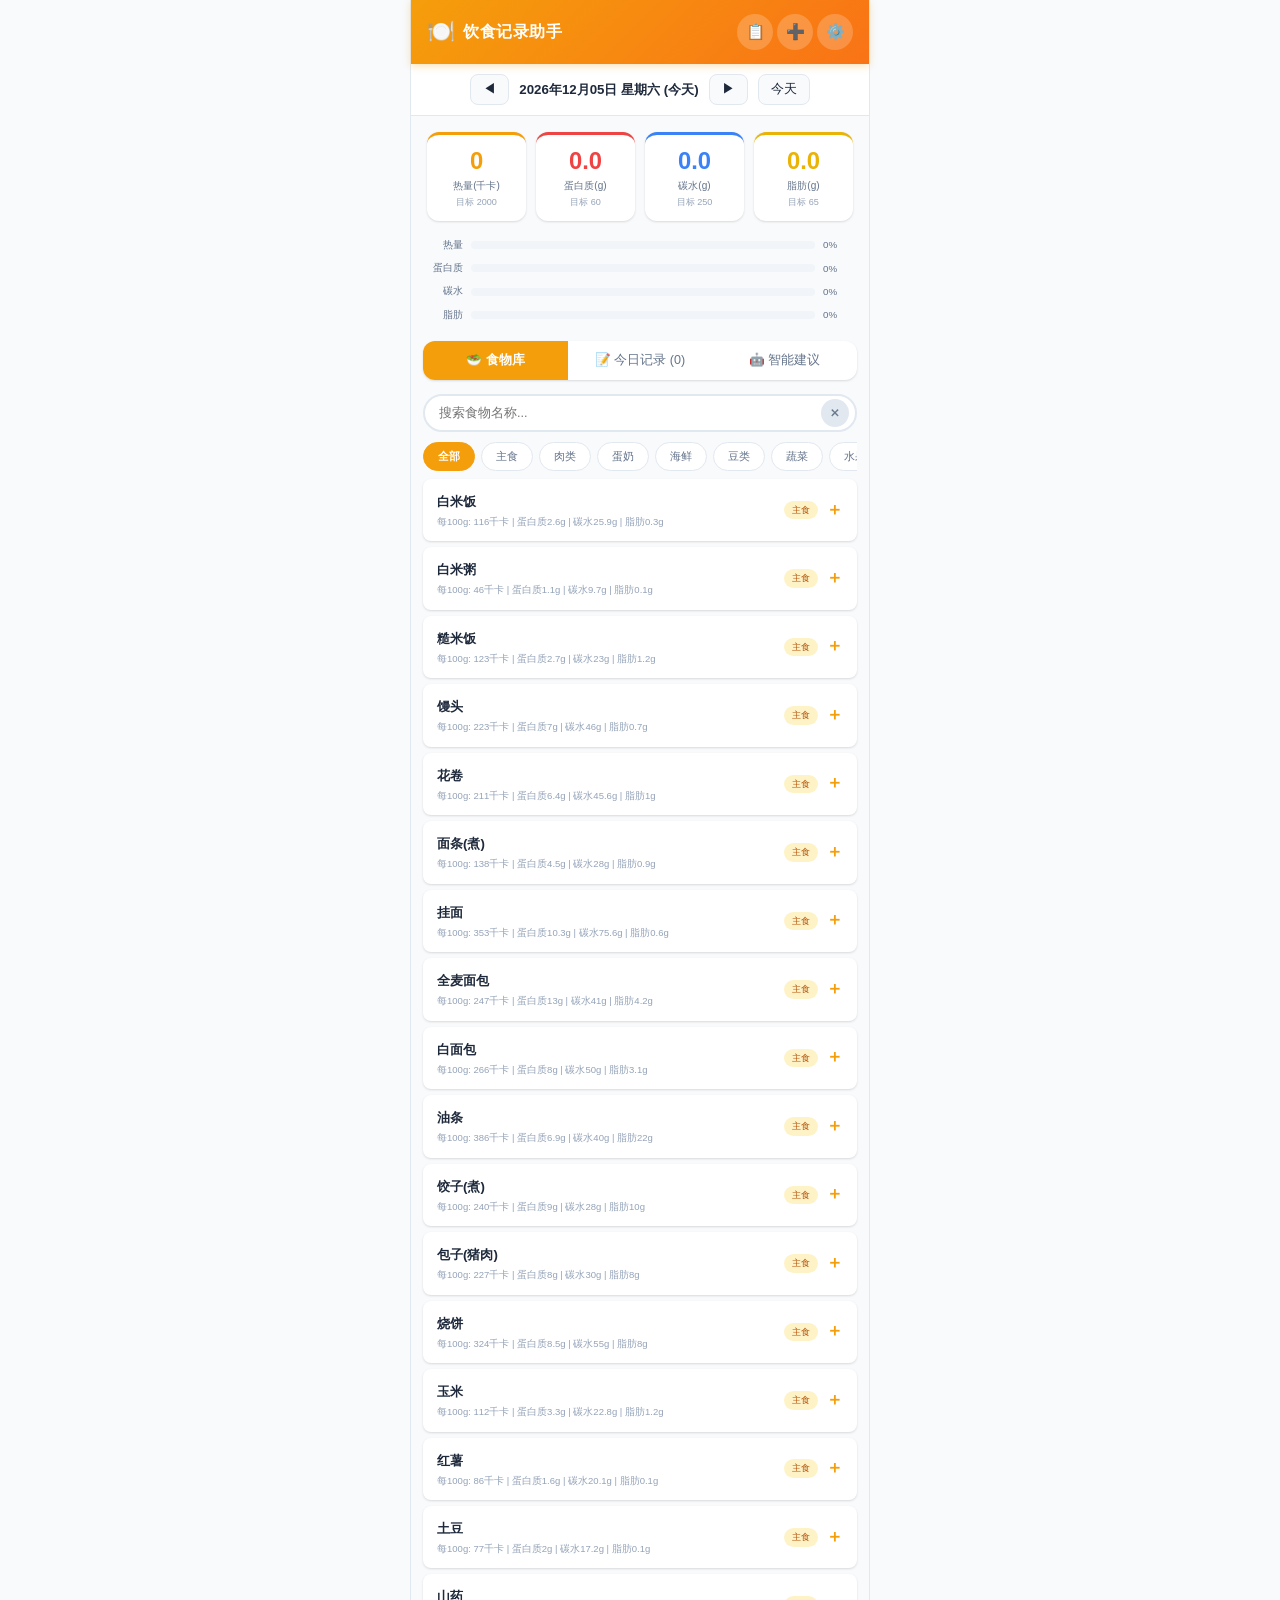
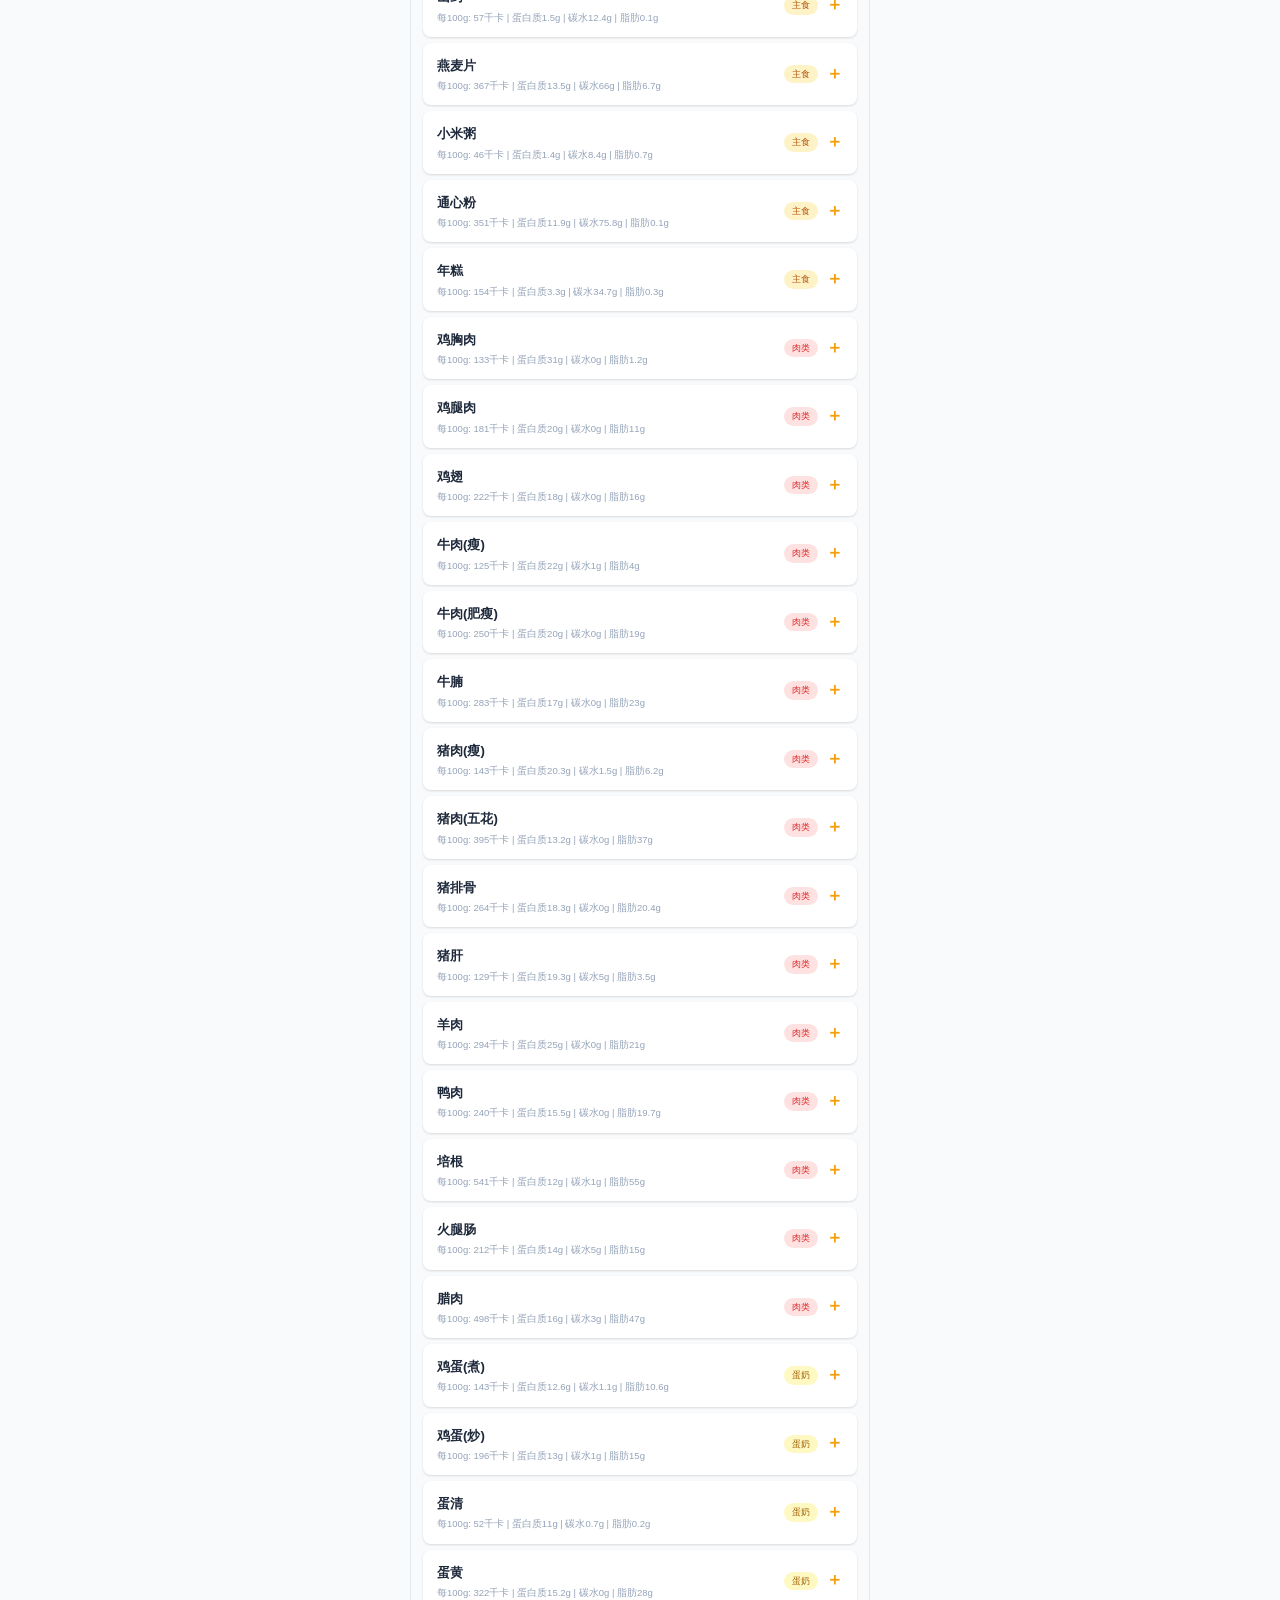
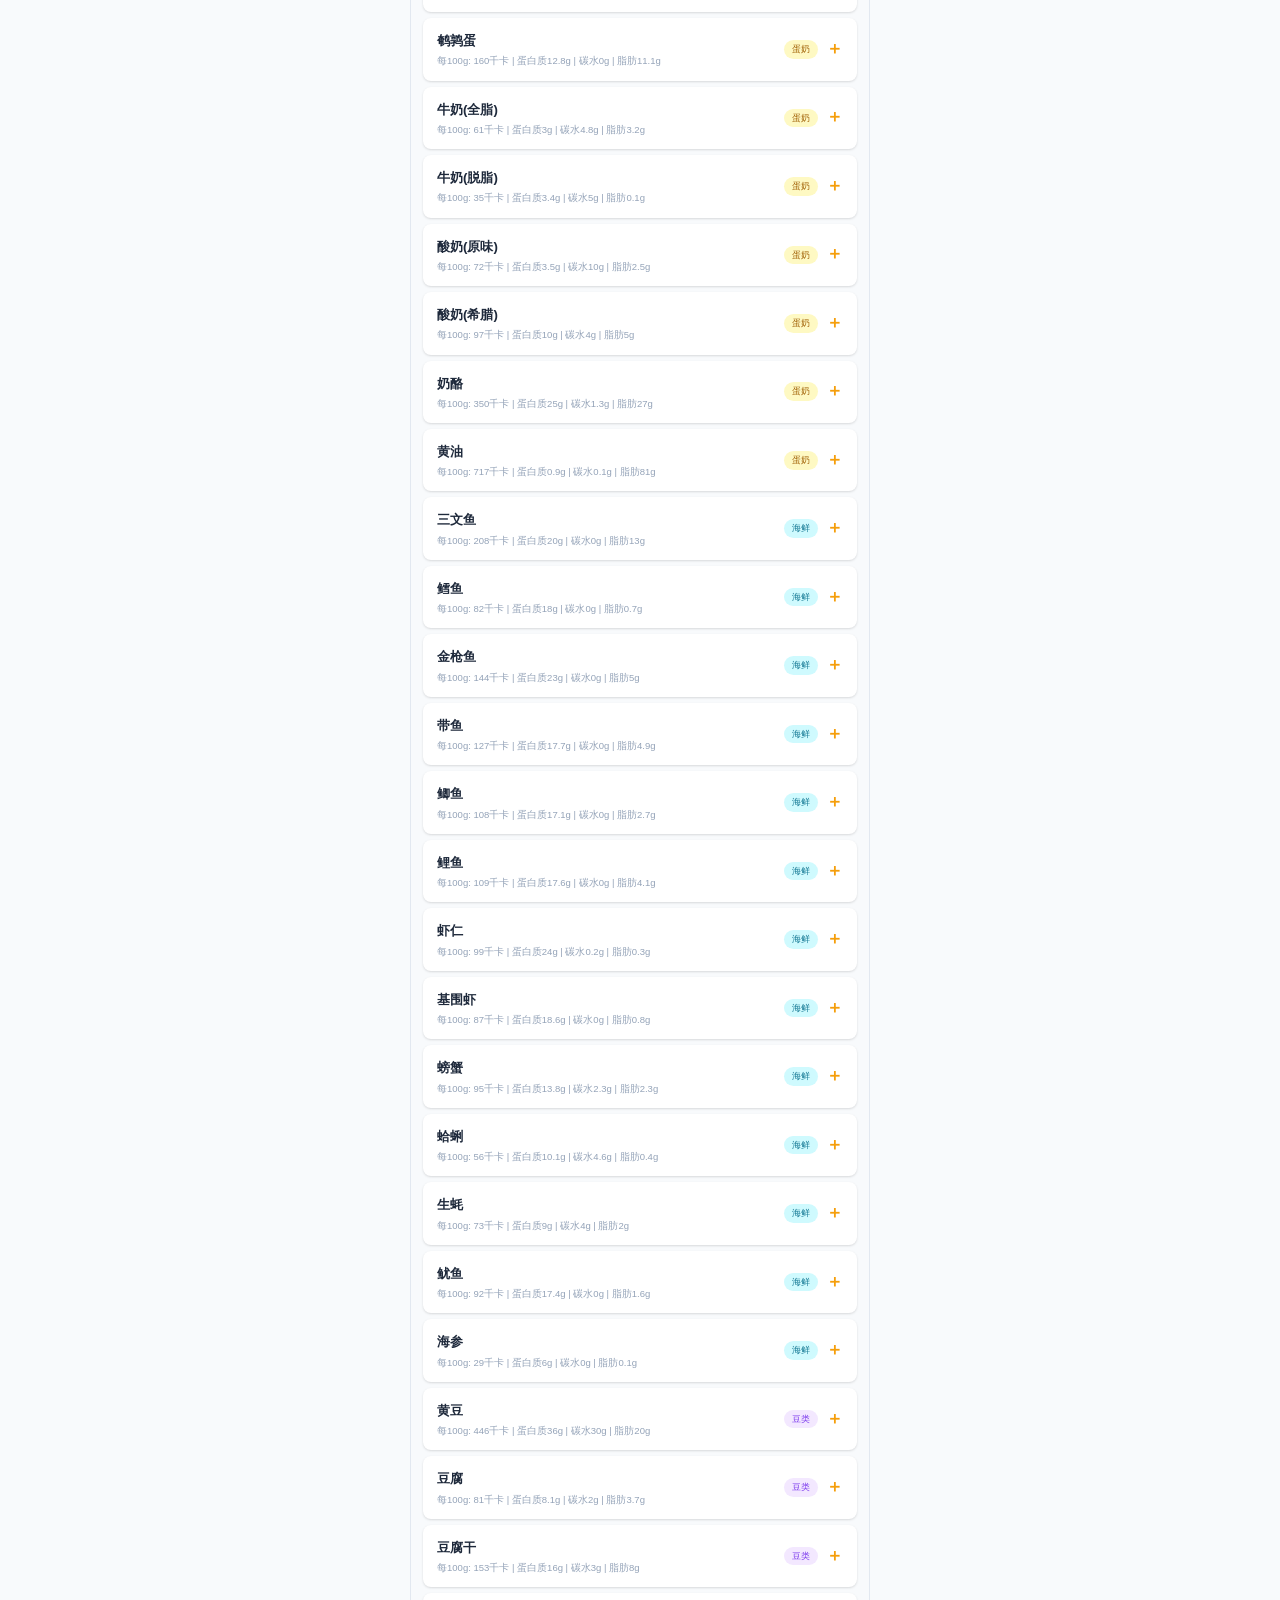
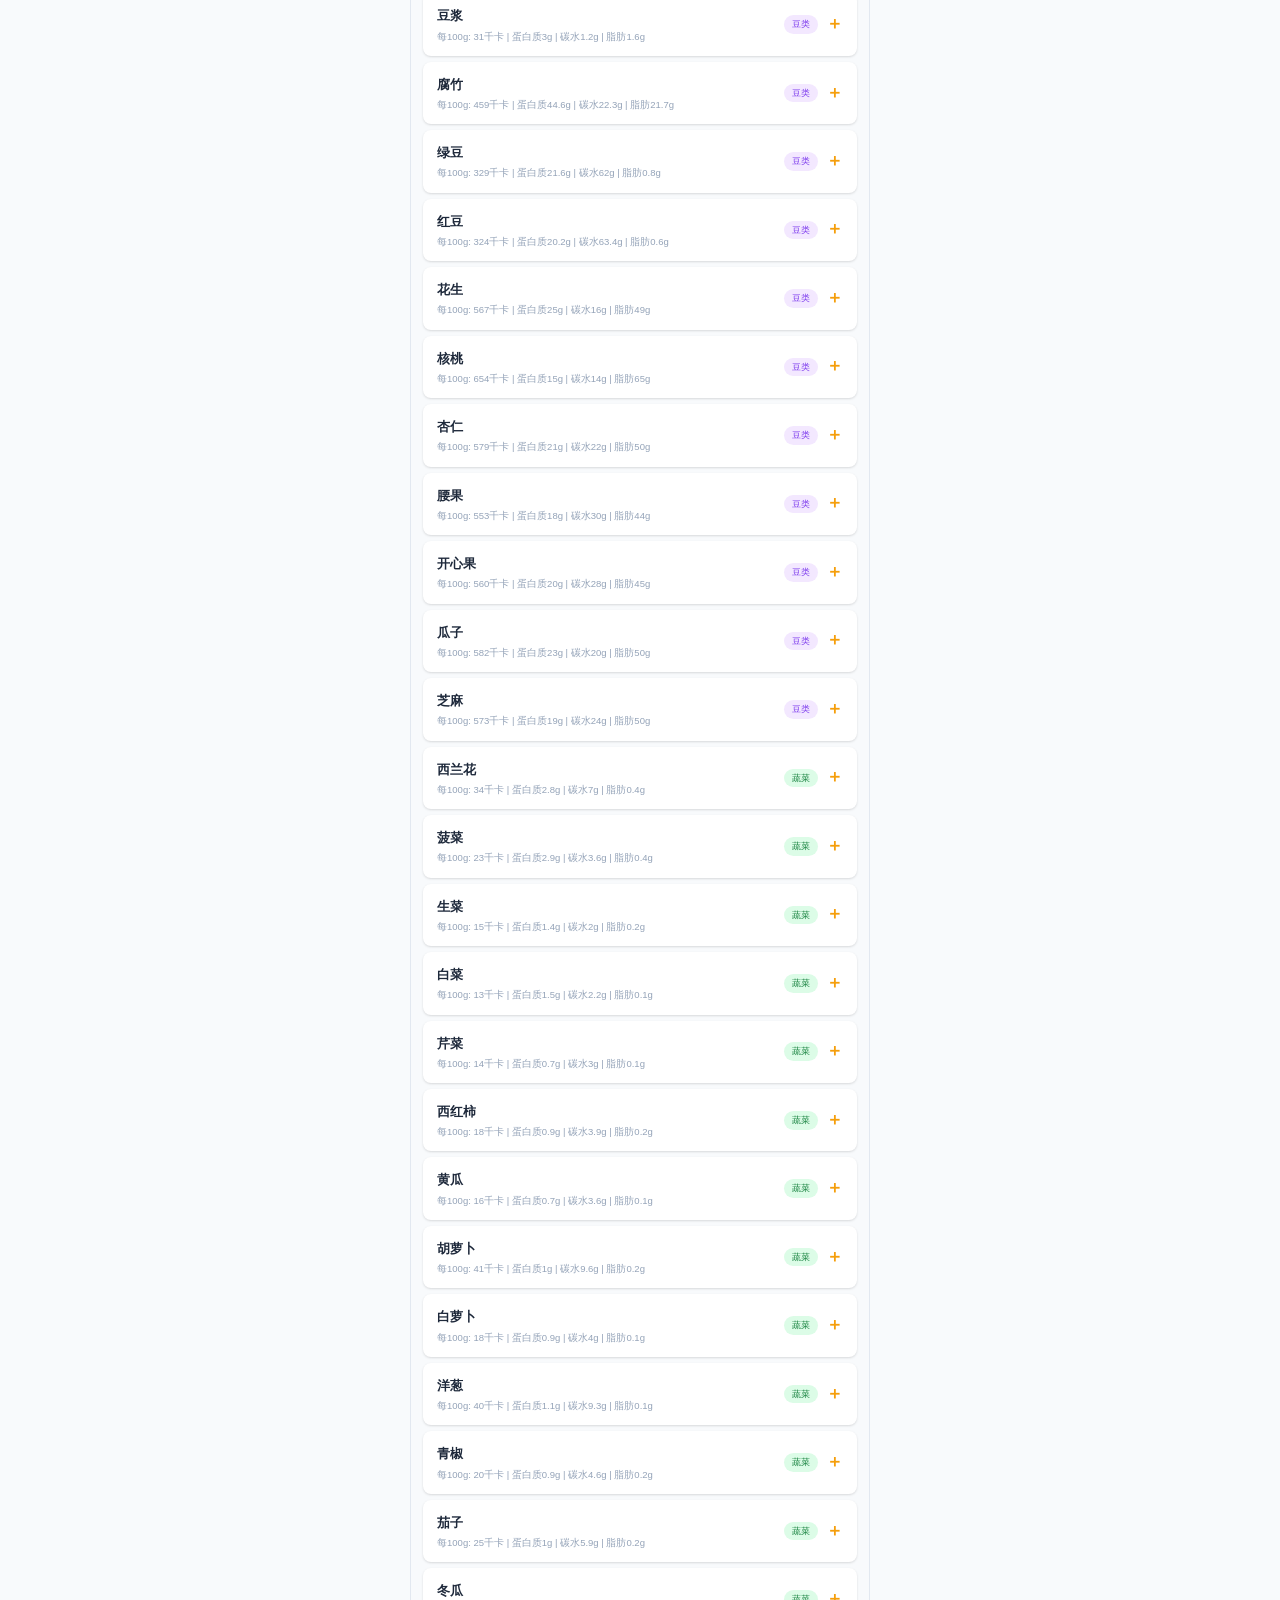
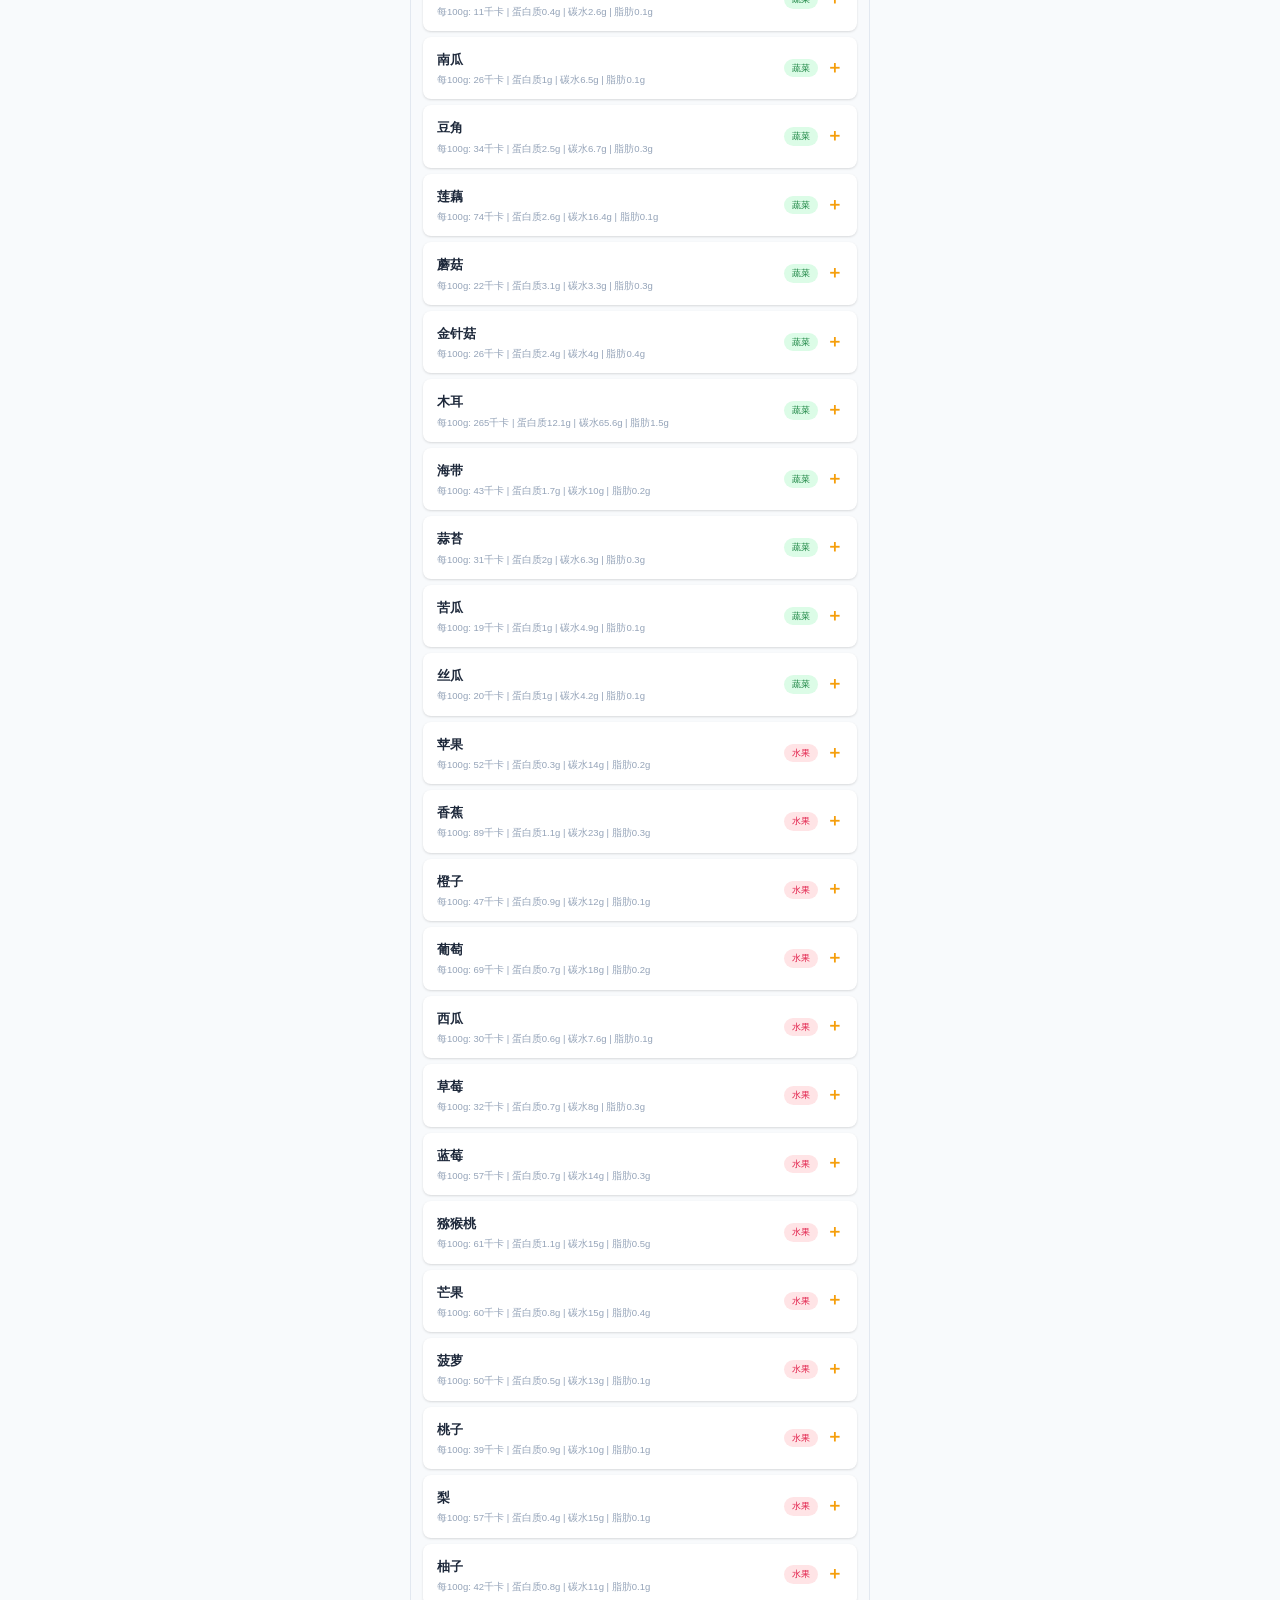
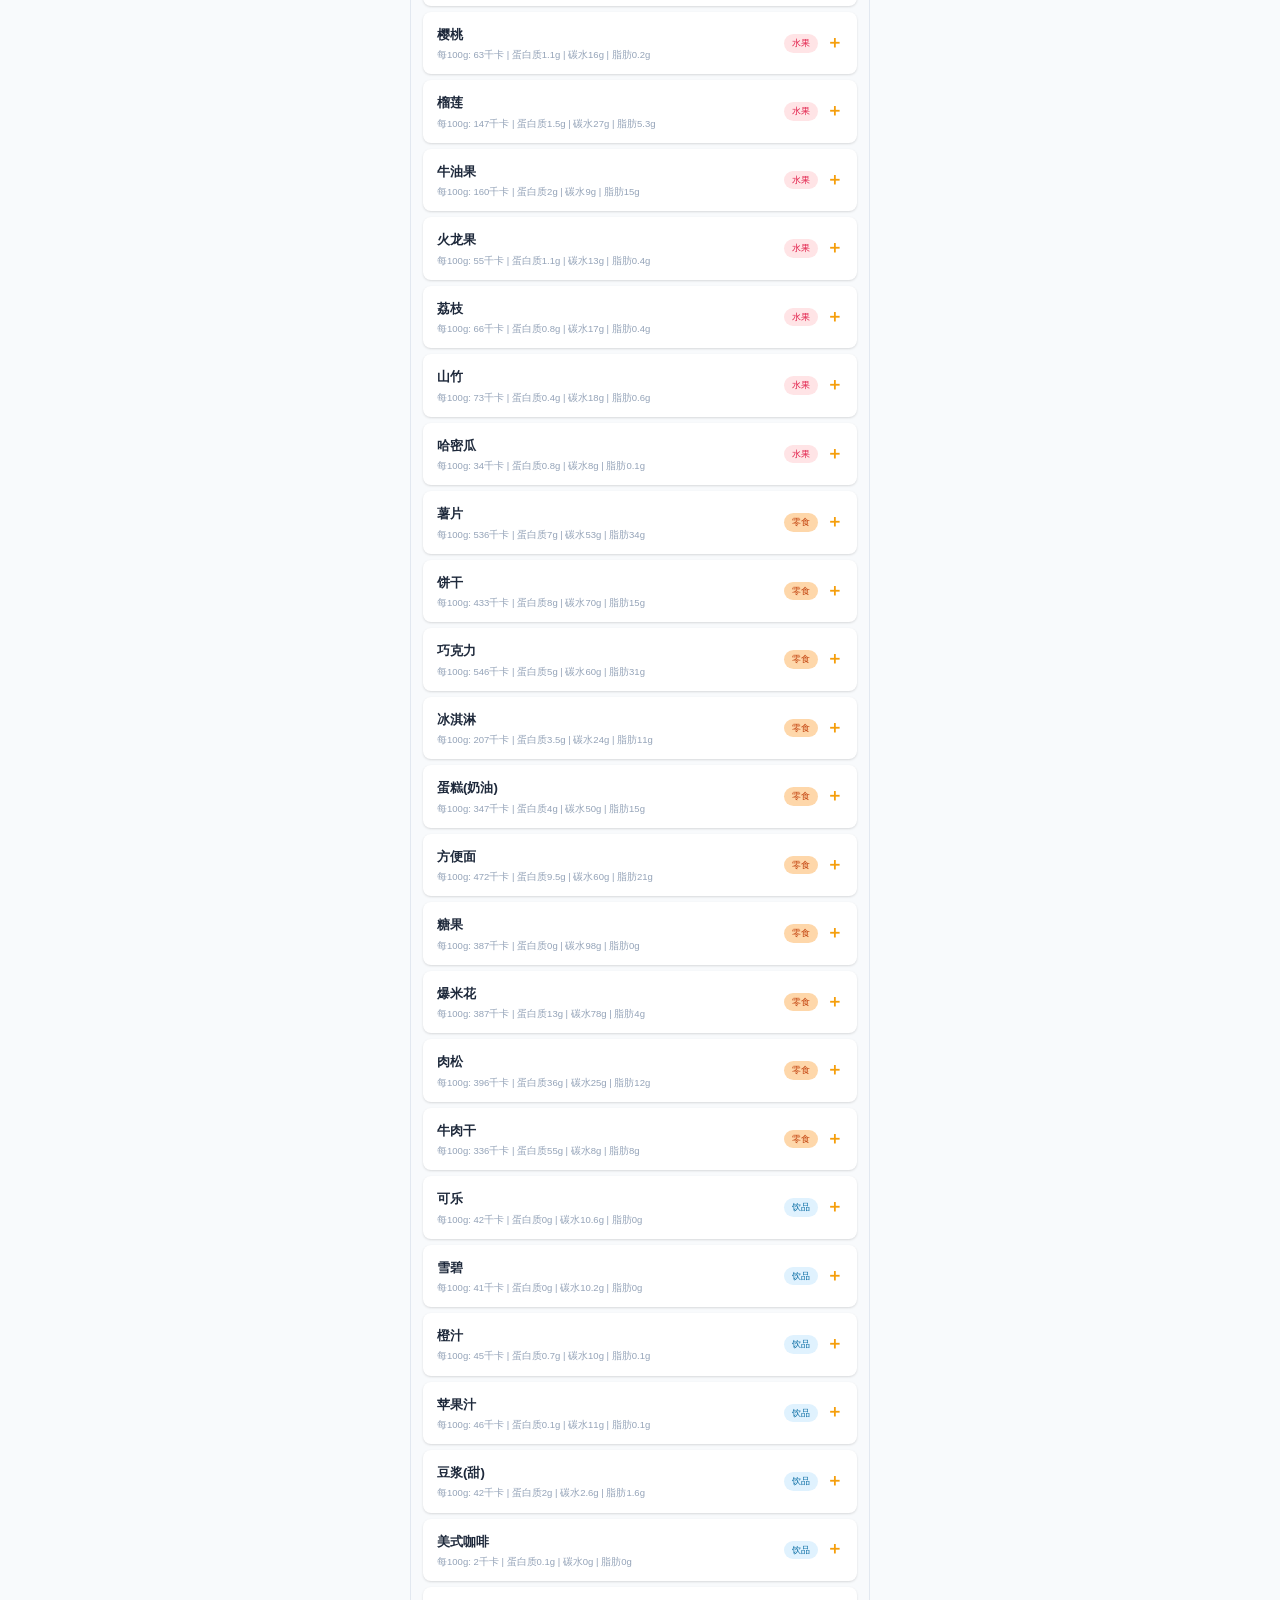
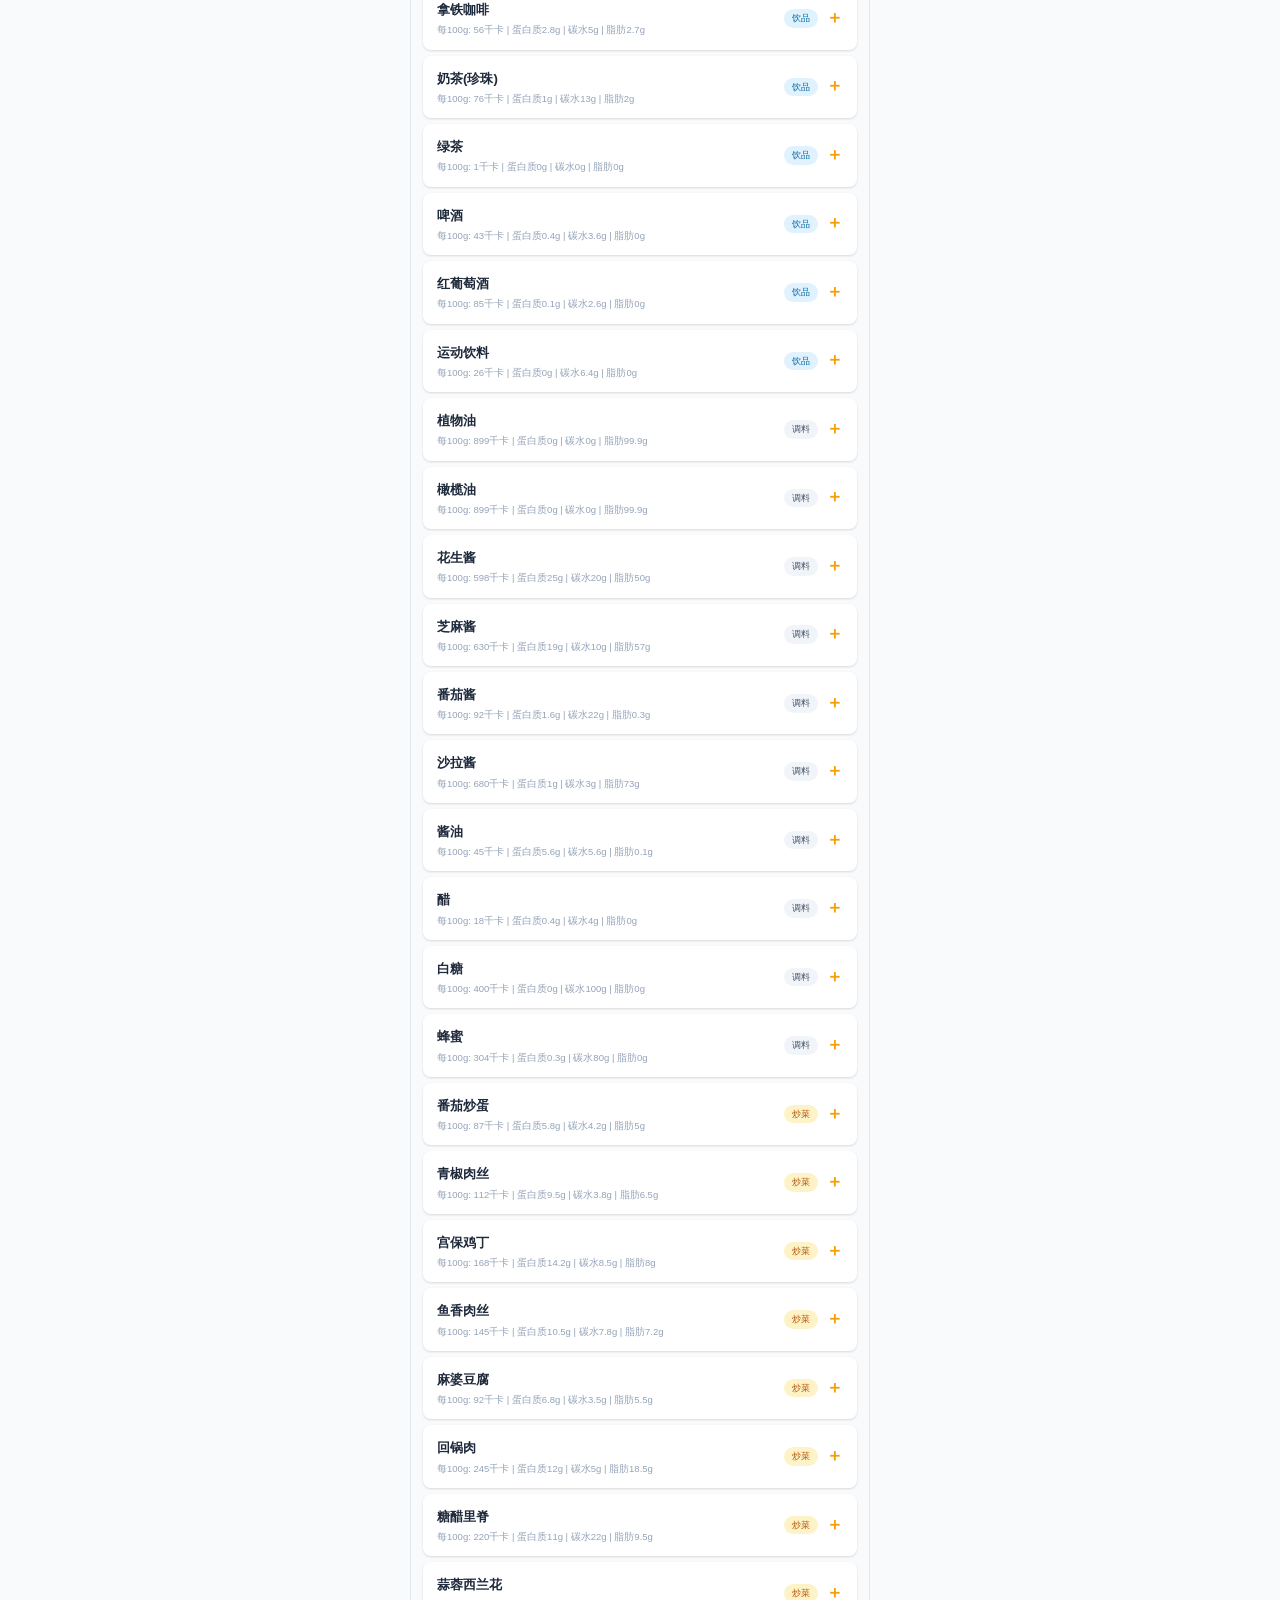
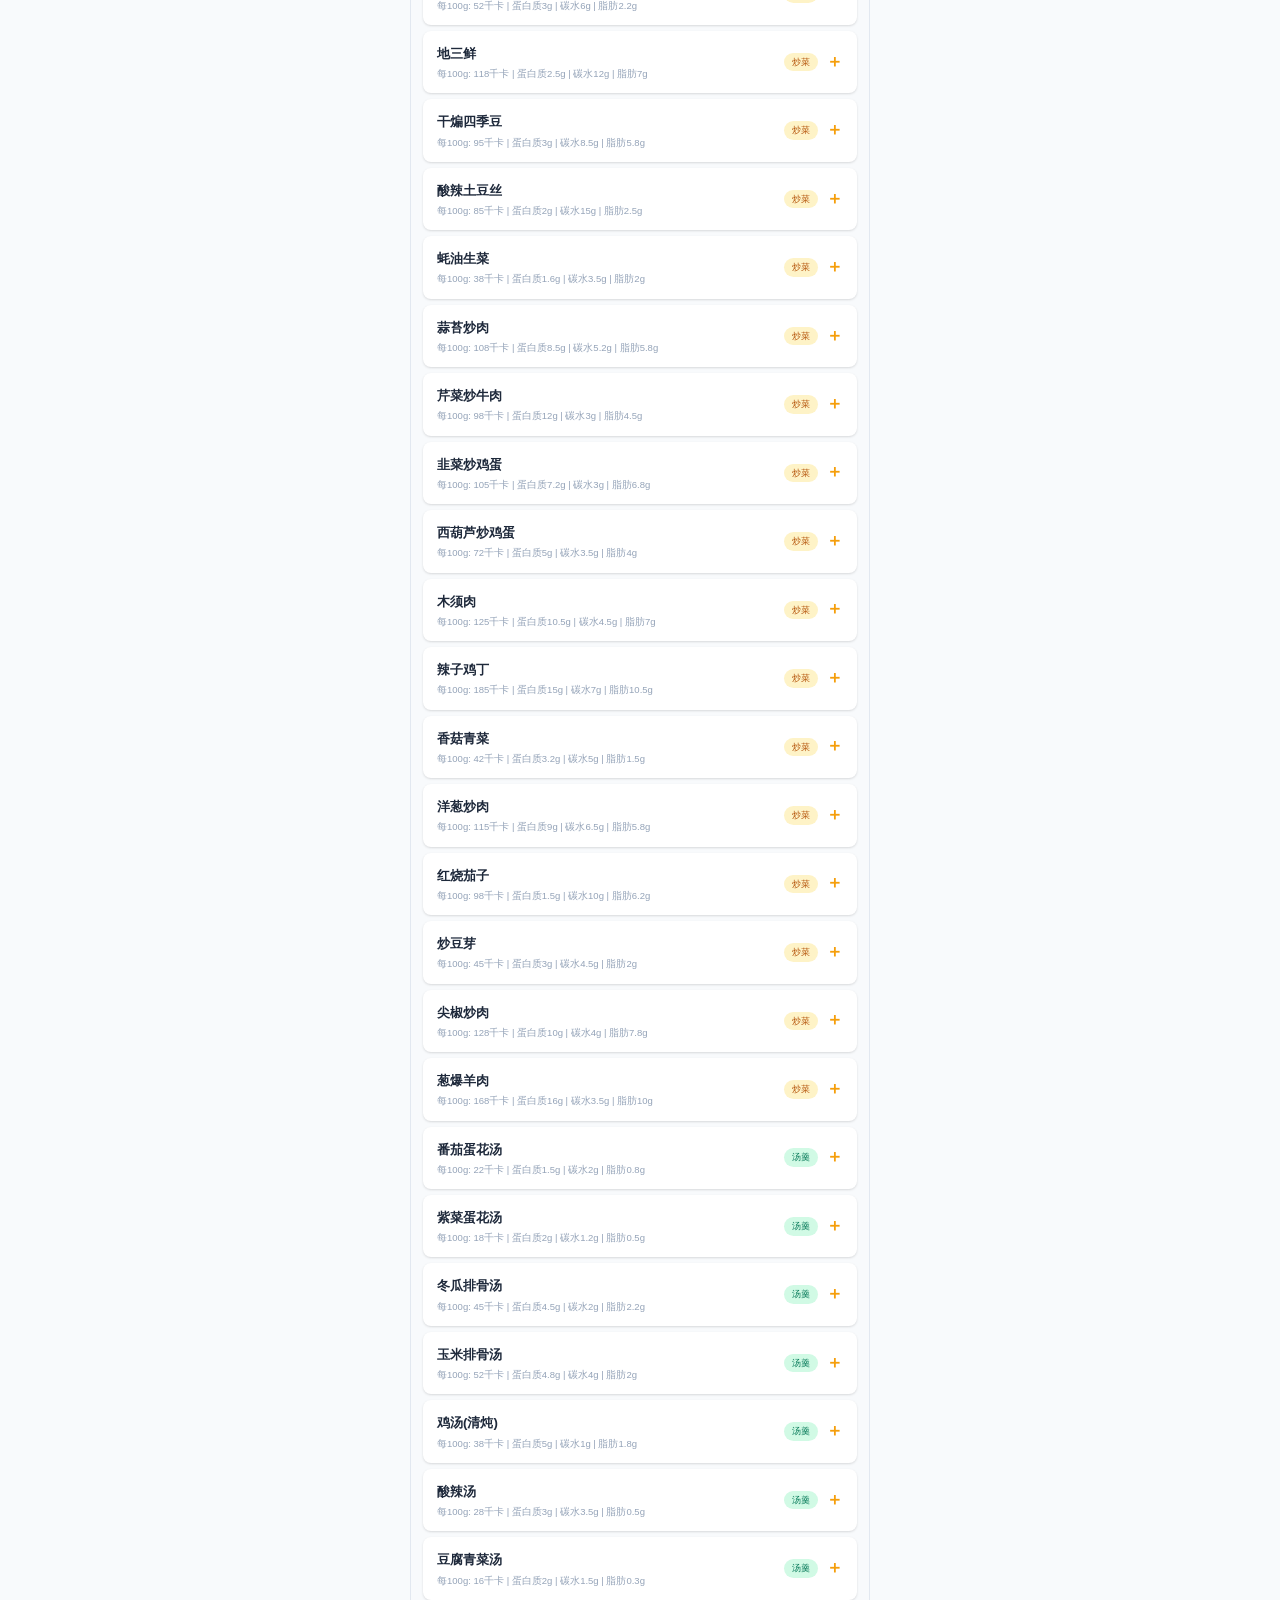
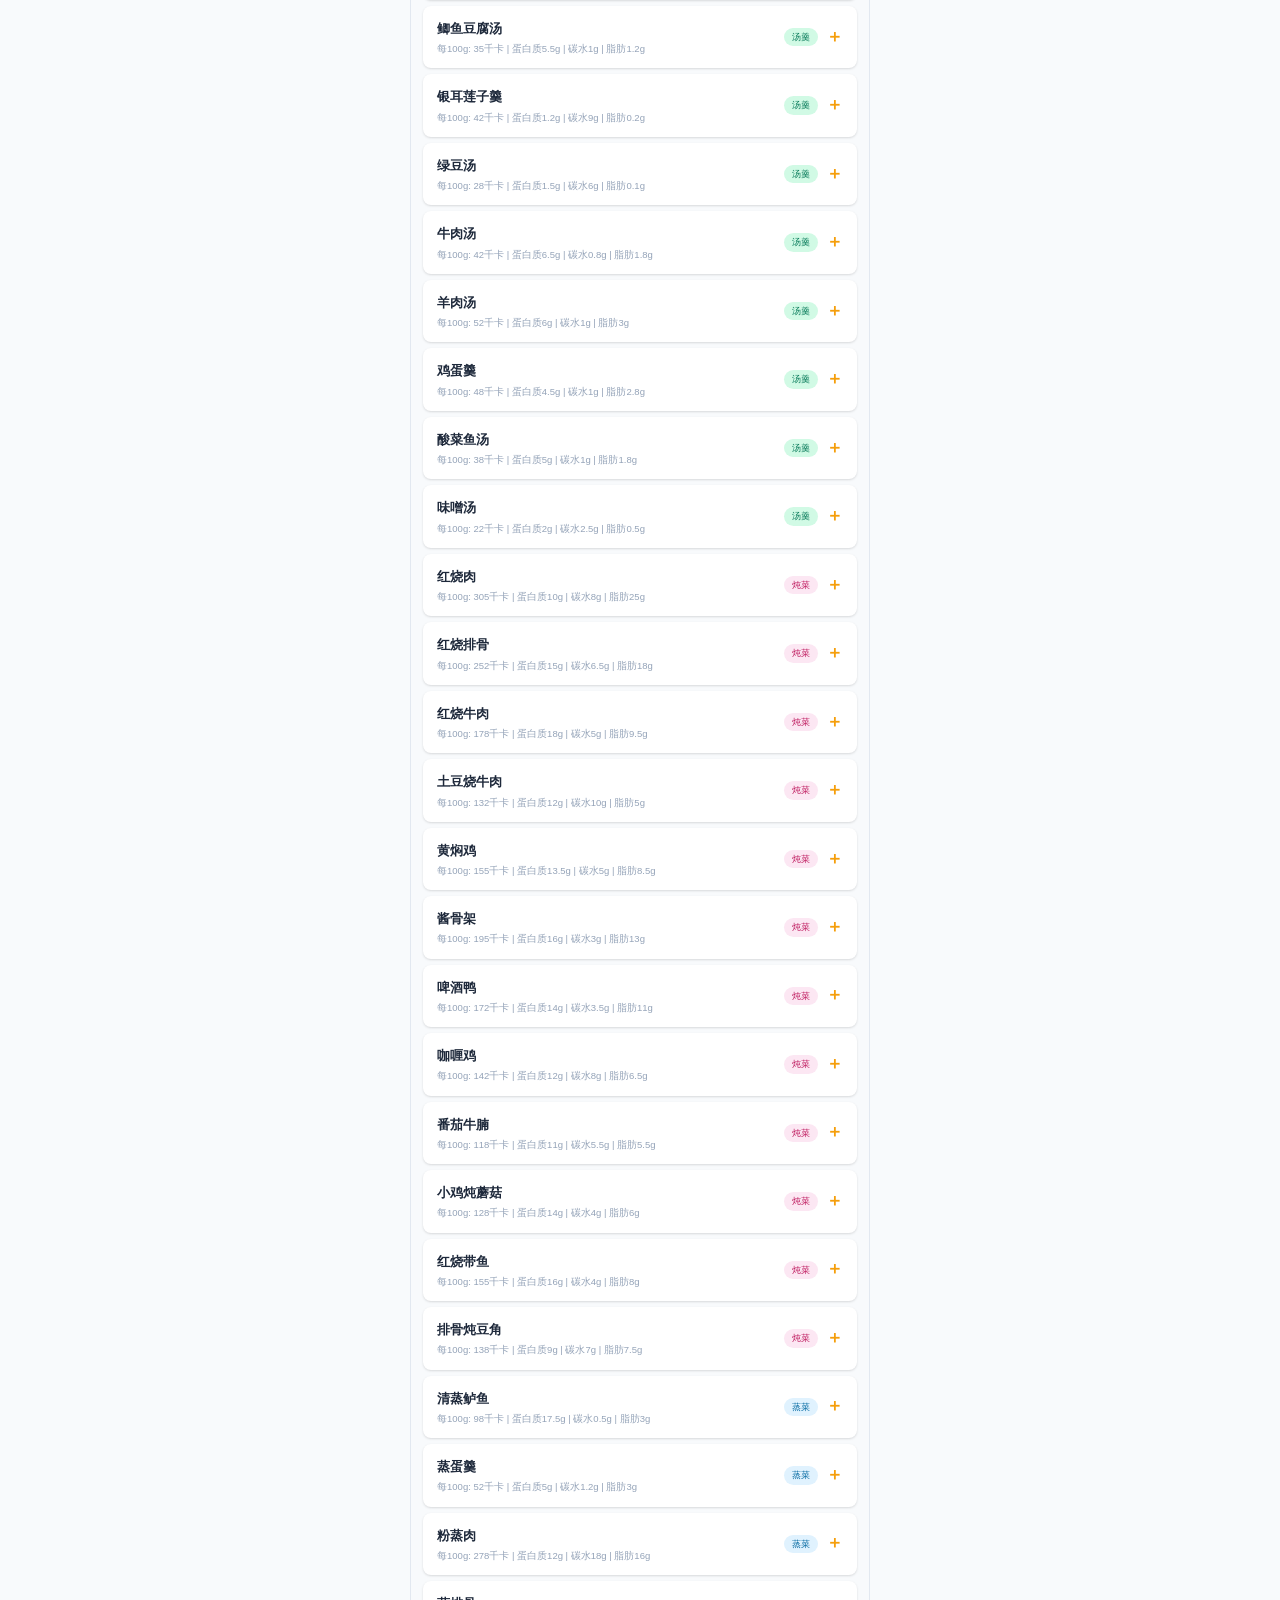
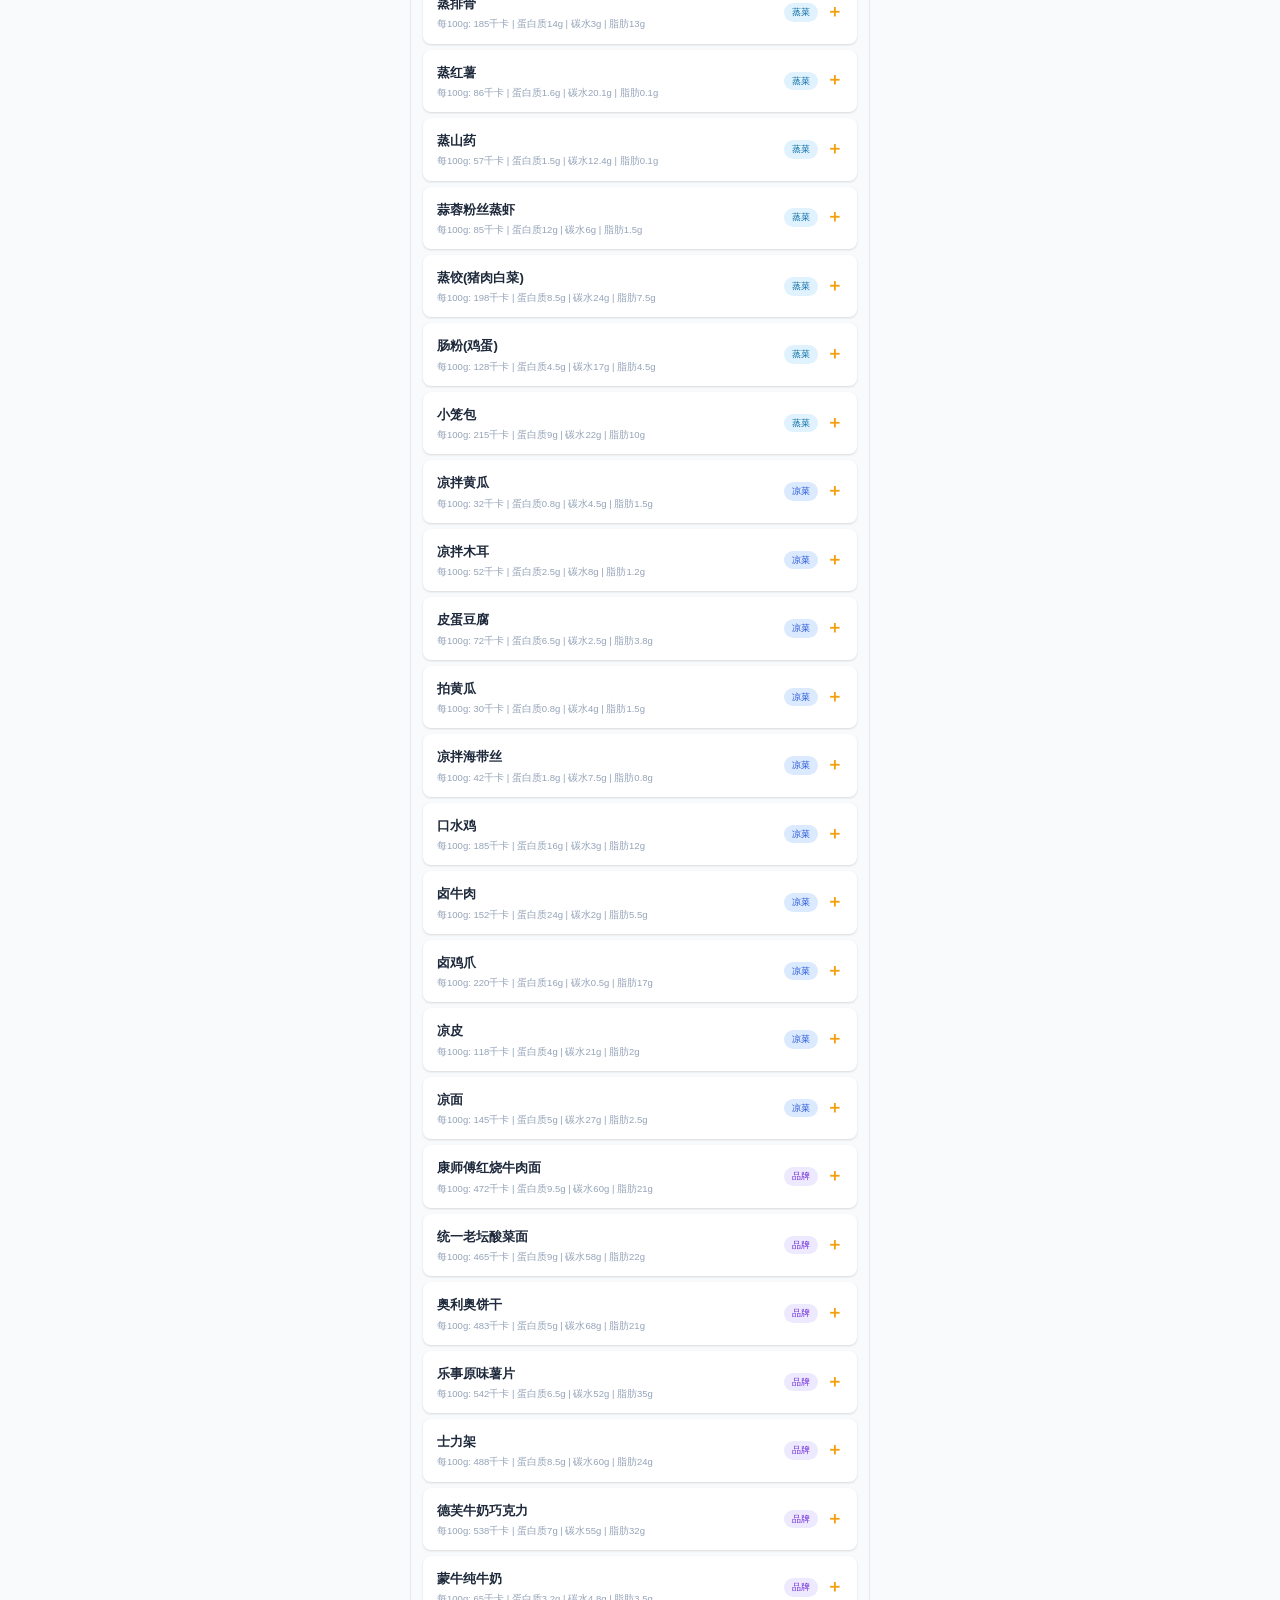
<file: index.html>
<!DOCTYPE html>
<html lang="zh-CN">
<head>
    <meta charset="UTF-8">
    <meta name="viewport" content="width=device-width, initial-scale=1.0, user-scalable=no, viewport-fit=cover">
    <meta name="apple-mobile-web-app-capable" content="yes">
    <meta name="apple-mobile-web-app-status-bar-style" content="black-translucent">
    <meta name="apple-mobile-web-app-title" content="饮食记录">
    <meta name="theme-color" content="#f59e0b">
    <meta name="description" content="每日营养追踪 — 记录蛋白质、碳水、脂肪和热量摄入">
    <link rel="manifest" href="manifest.json">
    <link rel="icon" type="image/png" sizes="192x192" href="icon-192x192.png">
    <link rel="apple-touch-icon" sizes="180x180" href="icon-192x192.png">
    <title>饮食记录助手 - 每日营养追踪</title>
    <link rel="stylesheet" href="style.css">
    <script>
        if ('serviceWorker' in navigator) {
            navigator.serviceWorker.register('sw.js').catch(function(){});
        }
    </script>
</head>
<body>

<!-- ========== 顶部导航 ========== -->
<header class="app-header">
    <div class="header-left">
        <span class="logo">🍽️</span>
        <h1>饮食记录助手</h1>
    </div>
    <div class="header-right">
        <button class="btn-icon" id="btnHistory" title="历史记录">📋</button>
        <button class="btn-icon" id="btnCustomFood" title="自定义食物">➕</button>
        <button class="btn-icon" id="btnSettings" title="个人设置">⚙️</button>
    </div>
</header>

<!-- ========== 日期选择 ========== -->
<div class="date-bar" id="dateBar">
    <button class="btn-date-nav" id="btnPrevDay">◀</button>
    <span class="date-display" id="dateDisplay"></span>
    <button class="btn-date-nav" id="btnNextDay">▶</button>
    <button class="btn-date-nav" id="btnToday">今天</button>
</div>

<!-- ========== 每日营养概览 ========== -->
<div class="nutrition-summary" id="nutritionSummary">
    <div class="stat-card stat-calories">
        <div class="stat-value" id="totalCal">0</div>
        <div class="stat-label">热量(千卡)</div>
        <div class="stat-target" id="targetCal">目标 2000</div>
    </div>
    <div class="stat-card stat-protein">
        <div class="stat-value" id="totalProtein">0</div>
        <div class="stat-label">蛋白质(g)</div>
        <div class="stat-target" id="targetProtein">目标 60</div>
    </div>
    <div class="stat-card stat-carbs">
        <div class="stat-value" id="totalCarbs">0</div>
        <div class="stat-label">碳水(g)</div>
        <div class="stat-target" id="targetCarbs">目标 250</div>
    </div>
    <div class="stat-card stat-fat">
        <div class="stat-value" id="totalFat">0</div>
        <div class="stat-label">脂肪(g)</div>
        <div class="stat-target" id="targetFat">目标 65</div>
    </div>
</div>

<!-- ========== 进度条 ========== -->
<div class="progress-bars">
    <div class="progress-item">
        <span class="progress-label">热量</span>
        <div class="progress-track"><div class="progress-fill fill-cal" id="barCal"></div></div>
        <span class="progress-pct" id="pctCal">0%</span>
    </div>
    <div class="progress-item">
        <span class="progress-label">蛋白质</span>
        <div class="progress-track"><div class="progress-fill fill-protein" id="barProtein"></div></div>
        <span class="progress-pct" id="pctProtein">0%</span>
    </div>
    <div class="progress-item">
        <span class="progress-label">碳水</span>
        <div class="progress-track"><div class="progress-fill fill-carbs" id="barCarbs"></div></div>
        <span class="progress-pct" id="pctCarbs">0%</span>
    </div>
    <div class="progress-item">
        <span class="progress-label">脂肪</span>
        <div class="progress-track"><div class="progress-fill fill-fat" id="barFat"></div></div>
        <span class="progress-pct" id="pctFat">0%</span>
    </div>
</div>

<!-- ========== 标签切换：食物库 / 今日记录 / 智能建议 ========== -->
<div class="tab-bar">
    <button class="tab active" data-tab="foods">🥗 食物库</button>
    <button class="tab" data-tab="today">📝 今日记录 (<span id="logCount">0</span>)</button>
    <button class="tab" data-tab="advice">🤖 智能建议</button>
</div>

<!-- ========== 食物库面板 ========== -->
<div class="tab-panel active" id="panelFoods">
    <!-- 搜索栏 -->
    <div class="search-bar">
        <input type="text" id="searchInput" placeholder="搜索食物名称..." oninput="renderFoodList()">
        <button class="btn-clear-search" id="btnClearSearch" onclick="clearSearch()">✕</button>
    </div>
    <!-- 分类筛选 -->
    <div class="category-bar" id="categoryBar"></div>
    <!-- 食物列表 -->
    <div class="food-list" id="foodList"></div>
    <!-- 联网搜索区域 -->
    <div class="online-search-section" id="onlineSection">
        <div class="online-divider"><span>本地未找到？试试联网搜索</span></div>
        <button class="btn-online-search" id="btnOnlineSearch" onclick="searchOnline()">
            🌐 在 Open Food Facts 中搜索
        </button>
        <div class="online-results" id="onlineResults"></div>
        <div class="online-loading" id="onlineLoading" style="display:none;">
            <div class="spinner"></div>
            <span>正在联网搜索...</span>
        </div>
        <div class="online-error" id="onlineError" style="display:none;"></div>
    </div>
</div>

<!-- ========== 今日记录面板 ========== -->
<div class="tab-panel" id="panelToday">
    <div class="meal-section" id="breakfast">
        <h3 class="meal-title">🌅 早餐</h3>
        <div class="meal-items" id="breakfastItems"></div>
        <div class="meal-summary" id="breakfastSummary"></div>
    </div>
    <div class="meal-section" id="lunch">
        <h3 class="meal-title">☀️ 午餐</h3>
        <div class="meal-items" id="lunchItems"></div>
        <div class="meal-summary" id="lunchSummary"></div>
    </div>
    <div class="meal-section" id="dinner">
        <h3 class="meal-title">🌙 晚餐</h3>
        <div class="meal-items" id="dinnerItems"></div>
        <div class="meal-summary" id="dinnerSummary"></div>
    </div>
    <div class="meal-section" id="snacks">
        <h3 class="meal-title">🍪 加餐/零食</h3>
        <div class="meal-items" id="snacksItems"></div>
        <div class="meal-summary" id="snacksSummary"></div>
    </div>
</div>

<!-- ========== 智能建议面板 ========== -->
<div class="tab-panel" id="panelAdvice">
    <div class="advice-card" id="adviceCard">
        <div class="advice-placeholder" id="advicePlaceholder">
            <div class="advice-icon">🤖</div>
            <p>设置你的身体数据后，AI 将自动判断你的训练阶段并给出营养建议</p>
            <button class="btn-primary" id="btnOpenSettingsFromAdvice">⚙️ 去设置个人资料</button>
        </div>
        <div class="advice-result" id="adviceResult" style="display:none;">
            <div class="advice-phase" id="advicePhase"></div>
            <div class="advice-detail" id="adviceDetail"></div>
            <div class="advice-targets" id="adviceTargets"></div>
            <button class="btn-outline" id="btnEditProfile">✏️ 修改个人资料</button>
        </div>
    </div>
</div>

<!-- ========== 历史记录弹窗 ========== -->
<div class="modal-overlay" id="modalHistory">
    <div class="modal-content">
        <div class="modal-header">
            <h2>📋 历史记录</h2>
            <button class="btn-close" id="btnCloseHistory">✕</button>
        </div>
        <div class="modal-body" id="historyBody"></div>
    </div>
</div>

<!-- ========== 添加食物弹窗 ========== -->
<div class="modal-overlay" id="modalAddFood">
    <div class="modal-content">
        <div class="modal-header">
            <h2 id="modalFoodName">添加食物</h2>
            <button class="btn-close" id="btnCloseAdd">✕</button>
        </div>
        <div class="modal-body">
            <div class="add-form">
                <div class="form-row">
                    <label>每100克营养成分</label>
                    <div class="nutrition-preview" id="nutritionPreview"></div>
                </div>
                <div class="form-row">
                    <label for="inputAmount">食用份量（克）</label>
                    <input type="number" id="inputAmount" value="100" min="1" max="5000" oninput="updatePreview()">
                </div>
                <div class="form-row">
                    <label>用餐类型</label>
                    <div class="meal-type-select" id="mealTypeSelect">
                        <button class="meal-type-btn active" data-meal="breakfast">🌅 早餐</button>
                        <button class="meal-type-btn" data-meal="lunch">☀️ 午餐</button>
                        <button class="meal-type-btn" data-meal="dinner">🌙 晚餐</button>
                        <button class="meal-type-btn" data-meal="snacks">🍪 加餐</button>
                    </div>
                </div>
                <div class="form-row" id="previewRow">
                    <label>实际摄入</label>
                    <div class="actual-preview" id="actualPreview"></div>
                </div>
                <button class="btn-primary btn-block" id="btnConfirmAdd">确认添加</button>
            </div>
        </div>
    </div>
</div>

<!-- ========== 自定义食物弹窗 ========== -->
<div class="modal-overlay" id="modalCustomFood">
    <div class="modal-content">
        <div class="modal-header">
            <h2>➕ 自定义食物</h2>
            <button class="btn-close" id="btnCloseCustom">✕</button>
        </div>
        <div class="modal-body">
            <div class="custom-form">
                <div class="form-row">
                    <label for="customName">食物名称</label>
                    <div class="custom-name-row">
                        <input type="text" id="customName" placeholder="输入名称后点「联网查找」一键填充" maxlength="30">
                        <button class="btn-online-lookup" id="btnOnlineLookup" onclick="lookupOnline()" title="联网查找营养数据">🔍 联网查找</button>
                    </div>
                    <div class="lookup-loading" id="lookupLoading" style="display:none;">
                        <div class="spinner-sm"></div> 正在搜索...
                    </div>
                    <div class="lookup-results" id="lookupResults" style="display:none;"></div>
                </div>
                <div class="form-row">
                    <label>营养成分（每100克）</label>
                    <div class="custom-nutrition-grid">
                        <div class="custom-field">
                            <label for="customCal">热量(千卡)</label>
                            <input type="number" id="customCal" value="100" min="0" max="900">
                        </div>
                        <div class="custom-field">
                            <label for="customProtein">蛋白质(g)</label>
                            <input type="number" id="customProtein" value="3" min="0" max="100" step="0.1">
                        </div>
                        <div class="custom-field">
                            <label for="customCarbs">碳水(g)</label>
                            <input type="number" id="customCarbs" value="10" min="0" max="100" step="0.1">
                        </div>
                        <div class="custom-field">
                            <label for="customFat">脂肪(g)</label>
                            <input type="number" id="customFat" value="1" min="0" max="100" step="0.1">
                        </div>
                    </div>
                </div>
                <div class="form-row">
                    <label for="customCat">分类</label>
                    <select id="customCat">
                        <option value="自定义">自定义</option>
                        <option value="炒菜">炒菜</option>
                        <option value="汤羹">汤羹</option>
                        <option value="炖菜">炖菜</option>
                        <option value="蒸菜">蒸菜</option>
                        <option value="凉菜">凉菜</option>
                        <option value="主食">主食</option>
                        <option value="肉类">肉类</option>
                        <option value="蛋奶">蛋奶</option>
                        <option value="海鲜">海鲜</option>
                        <option value="蔬菜">蔬菜</option>
                        <option value="水果">水果</option>
                        <option value="零食">零食</option>
                        <option value="饮品">饮品</option>
                    </select>
                </div>
                <button class="btn-primary btn-block" id="btnConfirmCustom">保存自定义食物</button>
                <div style="margin-top:10px;font-size:0.75rem;color:#94a3b8;text-align:center;">
                    已保存 <span id="customCount">0</span> 种自定义食物
                    <button class="btn-link" id="btnManageCustom">管理</button>
                </div>
                <div id="customList" style="display:none;margin-top:8px;"></div>
            </div>
        </div>
    </div>
</div>

<!-- ========== 个人设置弹窗 ========== -->
<div class="modal-overlay" id="modalSettings">
    <div class="modal-content">
        <div class="modal-header">
            <h2>⚙️ 个人身体数据</h2>
            <button class="btn-close" id="btnCloseSettings">✕</button>
        </div>
        <div class="modal-body">
            <div class="settings-form">
                <p class="settings-desc">填写以下数据，AI 将自动计算你的每日营养目标</p>
                <div class="form-row">
                    <label>性别</label>
                    <div class="gender-select">
                        <button class="gender-btn active" data-gender="male">👨 男</button>
                        <button class="gender-btn" data-gender="female">👩 女</button>
                    </div>
                </div>
                <div class="settings-grid">
                    <div class="settings-field">
                        <label for="profileAge">年龄</label>
                        <input type="number" id="profileAge" value="22" min="10" max="100">
                    </div>
                    <div class="settings-field">
                        <label for="profileHeight">身高(cm)</label>
                        <input type="number" id="profileHeight" value="170" min="100" max="250">
                    </div>
                    <div class="settings-field">
                        <label for="profileWeight">体重(kg)</label>
                        <input type="number" id="profileWeight" value="65" min="30" max="200" step="0.1">
                    </div>
                </div>
                <div class="form-row">
                    <label for="profileActivity">活动水平</label>
                    <select id="profileActivity">
                        <option value="1.2">久坐（几乎不运动）</option>
                        <option value="1.375" selected>轻度活动（每周1-3次运动）</option>
                        <option value="1.55">中度活动（每周3-5次运动）</option>
                        <option value="1.725">高度活动（每周6-7次运动）</option>
                        <option value="1.9">运动员级别（高强度体力劳动）</option>
                    </select>
                </div>
                <div class="form-row">
                    <label for="profileGoal">当前目标</label>
                    <select id="profileGoal">
                        <option value="cut">减脂期 — 制造热量缺口，保留肌肉</option>
                        <option value="maintain" selected>保持体重 — 维持当前体型</option>
                        <option value="bulk">增肌期 — 热量盈余，最大化肌肉增长</option>
                    </select>
                </div>
                <button class="btn-primary btn-block" id="btnSaveProfile">💾 保存并分析</button>
            </div>
        </div>
    </div>
</div>

<script src="app.js"></script>
</body>
</html>
</file>
<file: style.css>
/* ========================================
   饮食记录助手 - 每日营养追踪 样式表
   学号：R24790237  姓名：马肃
   移动端优先设计，适配375-414px宽度
   ======================================== */

/* ========== 全局重置与基础 ========== */
*, *::before, *::after {
    margin: 0;
    padding: 0;
    box-sizing: border-box;
}

:root {
    --cal: #f59e0b;
    --cal-light: #fef3c7;
    --protein: #ef4444;
    --protein-light: #fee2e2;
    --carbs: #3b82f6;
    --carbs-light: #dbeafe;
    --fat: #eab308;
    --fat-light: #fef9c3;
    --bg: #f8fafc;
    --card-bg: #ffffff;
    --text: #1e293b;
    --text-secondary: #64748b;
    --border: #e2e8f0;
    --primary: #f59e0b;
    --primary-dark: #d97706;
    --radius: 12px;
    --radius-sm: 8px;
    --shadow: 0 1px 3px rgba(0,0,0,0.08), 0 1px 2px rgba(0,0,0,0.06);
    --shadow-md: 0 4px 6px rgba(0,0,0,0.07), 0 2px 4px rgba(0,0,0,0.06);
}

html {
    font-size: 14px;
}

body {
    font-family: -apple-system, BlinkMacSystemFont, "PingFang SC", "Hiragino Sans GB", "Microsoft YaHei", "Helvetica Neue", Arial, sans-serif;
    background: var(--bg);
    color: var(--text);
    max-width: 460px;
    margin: 0 auto;
    min-height: 100vh;
    line-height: 1.6;
    -webkit-font-smoothing: antialiased;
    -webkit-tap-highlight-color: transparent;
    user-select: none;
    padding-bottom: 20px;
}

/* ========== 顶部导航栏 ========== */
.app-header {
    display: flex;
    justify-content: space-between;
    align-items: center;
    padding: 14px 16px;
    background: linear-gradient(135deg, #f59e0b, #f97316);
    color: #fff;
    position: sticky;
    top: 0;
    z-index: 100;
    box-shadow: 0 2px 8px rgba(245, 158, 11, 0.3);
}

.header-left {
    display: flex;
    align-items: center;
    gap: 8px;
}

.logo {
    font-size: 1.6rem;
    line-height: 1;
}

.app-header h1 {
    font-size: 1.15rem;
    font-weight: 600;
    letter-spacing: 0.5px;
}

.header-right {
    display: flex;
    gap: 4px;
}

.btn-icon {
    width: 36px;
    height: 36px;
    border: none;
    background: rgba(255,255,255,0.2);
    border-radius: 50%;
    font-size: 1.1rem;
    cursor: pointer;
    display: flex;
    align-items: center;
    justify-content: center;
    transition: background 0.2s;
    color: #fff;
}

.btn-icon:active {
    background: rgba(255,255,255,0.35);
}

/* ========== 日期导航栏 ========== */
.date-bar {
    display: flex;
    align-items: center;
    justify-content: center;
    padding: 10px 16px;
    gap: 10px;
    background: var(--card-bg);
    border-bottom: 1px solid var(--border);
}

.btn-date-nav {
    background: var(--bg);
    border: 1px solid var(--border);
    padding: 6px 12px;
    border-radius: var(--radius-sm);
    font-size: 0.9rem;
    color: var(--text);
    cursor: pointer;
    transition: all 0.2s;
}

.btn-date-nav:active {
    background: #e2e8f0;
}

.date-display {
    font-weight: 600;
    font-size: 0.95rem;
    color: var(--text);
    min-width: 180px;
    text-align: center;
}

/* ========== 营养概览卡片 ========== */
.nutrition-summary {
    display: grid;
    grid-template-columns: repeat(4, 1fr);
    gap: 8px;
    padding: 14px 12px;
}

.stat-card {
    background: var(--card-bg);
    border-radius: var(--radius);
    padding: 12px 6px;
    text-align: center;
    box-shadow: var(--shadow);
    transition: transform 0.2s;
    border-top: 3px solid transparent;
}

.stat-card:active {
    transform: scale(0.97);
}

.stat-card:nth-child(1) { border-top-color: var(--cal); }
.stat-card:nth-child(2) { border-top-color: var(--protein); }
.stat-card:nth-child(3) { border-top-color: var(--carbs); }
.stat-card:nth-child(4) { border-top-color: var(--fat); }

.stat-value {
    font-size: 1.5rem;
    font-weight: 700;
    line-height: 1.2;
}

.stat-card:nth-child(1) .stat-value { color: var(--cal); }
.stat-card:nth-child(2) .stat-value { color: var(--protein); }
.stat-card:nth-child(3) .stat-value { color: var(--carbs); }
.stat-card:nth-child(4) .stat-value { color: var(--fat); }

.stat-label {
    font-size: 0.72rem;
    color: var(--text-secondary);
    margin-top: 2px;
}

.stat-target {
    font-size: 0.65rem;
    color: #94a3b8;
    margin-top: 1px;
}

/* ========== 进度条 ========== */
.progress-bars {
    padding: 0 14px 10px;
    display: flex;
    flex-direction: column;
    gap: 7px;
}

.progress-item {
    display: flex;
    align-items: center;
    gap: 8px;
}

.progress-label {
    width: 38px;
    font-size: 0.72rem;
    color: var(--text-secondary);
    text-align: right;
    flex-shrink: 0;
}

.progress-track {
    flex: 1;
    height: 8px;
    background: #f1f5f9;
    border-radius: 4px;
    overflow: hidden;
}

.progress-fill {
    height: 100%;
    border-radius: 4px;
    transition: width 0.5s ease;
    min-width: 0;
}

.fill-cal { background: linear-gradient(90deg, #fbbf24, #f59e0b); }
.fill-protein { background: linear-gradient(90deg, #f87171, #ef4444); }
.fill-carbs { background: linear-gradient(90deg, #60a5fa, #3b82f6); }
.fill-fat { background: linear-gradient(90deg, #facc15, #eab308); }

.progress-fill.over { opacity: 0.7; }
.progress-fill.high { opacity: 0.85; }

.progress-pct {
    width: 32px;
    font-size: 0.7rem;
    color: var(--text-secondary);
    text-align: left;
}

/* ========== Tab标签栏 ========== */
.tab-bar {
    display: flex;
    margin: 8px 12px 0;
    background: var(--card-bg);
    border-radius: var(--radius);
    overflow: hidden;
    box-shadow: var(--shadow);
}

.tab {
    flex: 1;
    padding: 11px 0;
    border: none;
    background: transparent;
    font-size: 0.9rem;
    color: var(--text-secondary);
    cursor: pointer;
    transition: all 0.3s;
    position: relative;
    font-weight: 500;
}

.tab.active {
    color: #fff;
    background: var(--primary);
    font-weight: 600;
}

.tab:not(.active):active {
    background: #f1f5f9;
}

/* ========== Tab面板 ========== */
.tab-panel {
    display: none;
    padding: 8px 12px 0;
    animation: fadeSlideIn 0.3s ease;
}

.tab-panel.active {
    display: block;
}

@keyframes fadeSlideIn {
    from { opacity: 0; transform: translateY(6px); }
    to { opacity: 1; transform: translateY(0); }
}

/* ========== 搜索栏 ========== */
.search-bar {
    display: flex;
    align-items: center;
    gap: 6px;
    margin: 6px 0 8px;
    position: relative;
}

.search-bar input {
    flex: 1;
    padding: 10px 14px;
    border: 2px solid var(--border);
    border-radius: 24px;
    font-size: 0.9rem;
    background: var(--card-bg);
    color: var(--text);
    outline: none;
    transition: border-color 0.3s;
}

.search-bar input:focus {
    border-color: var(--primary);
}

.btn-clear-search {
    position: absolute;
    right: 8px;
    width: 28px;
    height: 28px;
    border: none;
    background: #e2e8f0;
    border-radius: 50%;
    font-size: 0.75rem;
    color: var(--text-secondary);
    cursor: pointer;
    display: flex;
    align-items: center;
    justify-content: center;
    transition: all 0.2s;
}

.btn-clear-search:active {
    background: #cbd5e1;
}

/* ========== 分类筛选栏 ========== */
.category-bar {
    display: flex;
    gap: 6px;
    overflow-x: auto;
    padding: 2px 0 8px;
    -webkit-overflow-scrolling: touch;
    scrollbar-width: none;
}

.category-bar::-webkit-scrollbar {
    display: none;
}

.cat-btn {
    flex-shrink: 0;
    padding: 6px 14px;
    border: 1.5px solid var(--border);
    background: var(--card-bg);
    border-radius: 20px;
    font-size: 0.78rem;
    color: var(--text-secondary);
    cursor: pointer;
    transition: all 0.25s;
    white-space: nowrap;
}

.cat-btn:active {
    transform: scale(0.95);
}

.cat-btn.active {
    background: var(--primary);
    color: #fff;
    border-color: var(--primary);
    font-weight: 600;
}

/* ========== 食物列表 ========== */
.food-list {
    display: flex;
    flex-direction: column;
    gap: 6px;
}

.food-item {
    display: flex;
    align-items: center;
    gap: 8px;
    background: var(--card-bg);
    padding: 12px 14px;
    border-radius: var(--radius-sm);
    box-shadow: var(--shadow);
    cursor: pointer;
    transition: all 0.2s;
}

.food-item:active {
    background: #f8fafc;
    transform: scale(0.985);
}

.food-info {
    flex: 1;
    min-width: 0;
}

.food-name {
    font-weight: 600;
    font-size: 0.95rem;
    color: var(--text);
}

.food-meta {
    font-size: 0.68rem;
    color: #94a3b8;
    margin-top: 2px;
    white-space: nowrap;
    overflow: hidden;
    text-overflow: ellipsis;
}

.food-cat-tag {
    font-size: 0.65rem;
    padding: 2px 8px;
    border-radius: 10px;
    background: #f1f5f9;
    color: var(--text-secondary);
    flex-shrink: 0;
}

/* 分类标签颜色区分 */
.cat-炒菜 { background: #fef3c7; color: #b45309; }
.cat-汤羹 { background: #d1fae5; color: #047857; }
.cat-炖菜 { background: #fce7f3; color: #be185d; }
.cat-蒸菜 { background: #e0f2fe; color: #0369a1; }
.cat-凉菜 { background: #dbeafe; color: #1d4ed8; }
.cat-品牌 { background: #ede9fe; color: #6d28d9; }
.cat-主食 { background: #fef3c7; color: #b45309; }
.cat-肉类 { background: #fee2e2; color: #dc2626; }
.cat-蛋奶 { background: #fef9c3; color: #a16207; }
.cat-海鲜 { background: #cffafe; color: #0e7490; }
.cat-豆类 { background: #f3e8ff; color: #7c3aed; }
.cat-蔬菜 { background: #dcfce7; color: #15803d; }
.cat-水果 { background: #ffe4e6; color: #e11d48; }
.cat-零食 { background: #fed7aa; color: #c2410c; }
.cat-饮品 { background: #e0f2fe; color: #0369a1; }
.cat-调料 { background: #f1f5f9; color: #475569; }

.food-add-icon {
    font-size: 1.2rem;
    color: var(--primary);
    font-weight: 700;
    flex-shrink: 0;
}

.empty-hint {
    text-align: center;
    padding: 40px 20px;
    color: #94a3b8;
    font-size: 0.9rem;
}

/* ========== 今日记录 - 用餐分区 ========== */
.meal-section {
    margin-bottom: 14px;
    background: var(--card-bg);
    border-radius: var(--radius);
    overflow: hidden;
    box-shadow: var(--shadow);
}

.meal-title {
    font-size: 0.95rem;
    font-weight: 600;
    padding: 10px 14px;
    color: #fff;
}

#breakfast .meal-title { background: linear-gradient(135deg, #fbbf24, #f59e0b); }
#lunch .meal-title { background: linear-gradient(135deg, #fb923c, #f97316); }
#dinner .meal-title { background: linear-gradient(135deg, #a78bfa, #7c3aed); }
#snacks .meal-title { background: linear-gradient(135deg, #34d399, #10b981); }

.meal-items {
    padding: 6px 10px;
}

.meal-empty {
    padding: 16px;
    text-align: center;
    color: #94a3b8;
    font-size: 0.78rem;
}

.log-item {
    display: flex;
    align-items: flex-start;
    justify-content: space-between;
    padding: 10px 6px;
    border-bottom: 1px solid #f1f5f9;
    gap: 8px;
}

.log-item:last-child {
    border-bottom: none;
}

.log-item-info {
    display: flex;
    flex-direction: column;
    gap: 2px;
    min-width: 0;
}

.log-item-name {
    font-weight: 600;
    font-size: 0.9rem;
}

.log-item-amount {
    font-size: 0.7rem;
    color: var(--text-secondary);
}

.log-item-time {
    font-size: 0.65rem;
    color: #94a3b8;
}

.log-item-nutrition {
    font-size: 0.7rem;
    color: var(--text-secondary);
    flex: 1;
    text-align: left;
    padding-top: 2px;
    line-height: 1.5;
}

.btn-del-item {
    width: 26px;
    height: 26px;
    border: none;
    background: #fee2e2;
    color: var(--protein);
    border-radius: 50%;
    font-size: 0.75rem;
    cursor: pointer;
    flex-shrink: 0;
    transition: all 0.2s;
    display: flex;
    align-items: center;
    justify-content: center;
    margin-top: 2px;
}

.btn-del-item:active {
    background: #fecaca;
}

.meal-summary {
    padding: 8px 14px;
    background: #f8fafc;
    font-size: 0.72rem;
    color: var(--text-secondary);
    border-top: 1px solid #f1f5f9;
    min-height: 20px;
}

/* ========== 弹窗通用 ========== */
.modal-overlay {
    display: none;
    position: fixed;
    top: 0;
    left: 0;
    right: 0;
    bottom: 0;
    background: rgba(0,0,0,0.45);
    z-index: 200;
    justify-content: center;
    align-items: center;
    animation: fadeIn 0.25s ease;
}

.modal-overlay.show {
    display: flex;
}

@keyframes fadeIn {
    from { opacity: 0; }
    to { opacity: 1; }
}

.modal-content {
    background: var(--card-bg);
    border-radius: 16px;
    width: 90%;
    max-width: 400px;
    max-height: 80vh;
    overflow-y: auto;
    box-shadow: 0 20px 60px rgba(0,0,0,0.2);
    animation: slideUp 0.3s ease;
}

@keyframes slideUp {
    from { transform: translateY(30px); opacity: 0; }
    to { transform: translateY(0); opacity: 1; }
}

.modal-header {
    display: flex;
    justify-content: space-between;
    align-items: center;
    padding: 16px 18px;
    border-bottom: 1px solid var(--border);
    position: sticky;
    top: 0;
    background: var(--card-bg);
    border-radius: 16px 16px 0 0;
    z-index: 1;
}

.modal-header h2 {
    font-size: 1.1rem;
    font-weight: 600;
}

.btn-close {
    width: 32px;
    height: 32px;
    border: none;
    background: #f1f5f9;
    border-radius: 50%;
    font-size: 0.9rem;
    cursor: pointer;
    color: var(--text-secondary);
    transition: all 0.2s;
    display: flex;
    align-items: center;
    justify-content: center;
}

.btn-close:active {
    background: #e2e8f0;
}

.modal-body {
    padding: 16px 18px;
}

/* ========== 历史记录弹窗 ========== */
.history-row {
    padding: 14px 12px;
    border-bottom: 1px solid #f1f5f9;
    cursor: pointer;
    border-radius: var(--radius-sm);
    transition: background 0.2s;
}

.history-row:active {
    background: #f8fafc;
}

.history-date {
    font-weight: 600;
    font-size: 0.95rem;
    margin-bottom: 4px;
}

.history-stats {
    font-size: 0.72rem;
    color: var(--text-secondary);
}

/* ========== 添加食物弹窗 ========== */
.add-form {
    display: flex;
    flex-direction: column;
    gap: 16px;
}

.form-row label {
    display: block;
    font-size: 0.82rem;
    font-weight: 600;
    color: var(--text-secondary);
    margin-bottom: 6px;
}

.nutrition-preview {
    display: flex;
    flex-wrap: wrap;
    gap: 6px;
}

.np-item {
    font-size: 0.78rem;
    padding: 4px 10px;
    background: #f8fafc;
    border-radius: 6px;
    color: var(--text-secondary);
}

.np-note {
    font-size: 0.7rem;
    color: #94a3b8;
    align-self: center;
}

.actual-preview {
    display: flex;
    flex-wrap: wrap;
    gap: 8px;
}

.ap-item {
    font-size: 0.85rem;
    padding: 6px 12px;
    background: #fffbeb;
    border: 1.5px solid #fde68a;
    border-radius: 8px;
    color: var(--text);
}

.ap-item b {
    color: var(--cal);
}

#inputAmount {
    width: 100%;
    padding: 10px 14px;
    border: 2px solid var(--border);
    border-radius: var(--radius-sm);
    font-size: 1.1rem;
    text-align: center;
    color: var(--text);
    outline: none;
    transition: border-color 0.3s;
}

#inputAmount:focus {
    border-color: var(--primary);
}

.meal-type-select {
    display: grid;
    grid-template-columns: repeat(4, 1fr);
    gap: 6px;
}

.meal-type-btn {
    padding: 9px 4px;
    border: 2px solid var(--border);
    background: var(--card-bg);
    border-radius: var(--radius-sm);
    font-size: 0.72rem;
    cursor: pointer;
    transition: all 0.25s;
    color: var(--text-secondary);
    text-align: center;
}

.meal-type-btn:active {
    transform: scale(0.95);
}

.meal-type-btn.active {
    background: #fffbeb;
    border-color: var(--primary);
    color: var(--primary-dark);
    font-weight: 600;
}

.btn-primary {
    background: linear-gradient(135deg, #f59e0b, #f97316);
    color: #fff;
    border: none;
    padding: 12px;
    border-radius: var(--radius-sm);
    font-size: 1rem;
    font-weight: 600;
    cursor: pointer;
    transition: all 0.3s;
    letter-spacing: 1px;
}

.btn-primary:active {
    transform: scale(0.97);
    opacity: 0.9;
}

.btn-block {
    width: 100%;
}

/* ========== 自定义食物弹窗 ========== */
.custom-form {
    display: flex;
    flex-direction: column;
    gap: 14px;
}

.custom-form input[type="text"],
.custom-form input[type="number"],
.settings-form input[type="number"],
.settings-form select,
.custom-form select {
    width: 100%;
    padding: 10px 14px;
    border: 2px solid var(--border);
    border-radius: var(--radius-sm);
    font-size: 0.9rem;
    background: var(--card-bg);
    color: var(--text);
    outline: none;
    transition: border-color 0.3s;
}

.custom-form input:focus,
.settings-form input:focus,
.settings-form select:focus,
.custom-form select:focus {
    border-color: var(--primary);
}

.settings-form select,
.custom-form select {
    appearance: none;
    background-image: url("data:image/svg+xml,%3Csvg xmlns='http://www.w3.org/2000/svg' width='12' height='12' viewBox='0 0 12 12'%3E%3Cpath d='M6 8L1 3h10z' fill='%2364748b'/%3E%3C/svg%3E");
    background-repeat: no-repeat;
    background-position: right 12px center;
    padding-right: 32px;
}

.custom-nutrition-grid {
    display: grid;
    grid-template-columns: repeat(2, 1fr);
    gap: 8px;
}

.custom-field label {
    display: block;
    font-size: 0.7rem;
    color: var(--text-secondary);
    margin-bottom: 3px;
}

.custom-field input {
    width: 100%;
    padding: 8px 10px;
    border: 2px solid var(--border);
    border-radius: 6px;
    font-size: 0.85rem;
    text-align: center;
    background: var(--card-bg);
    color: var(--text);
    outline: none;
    transition: border-color 0.3s;
}

.custom-field input:focus {
    border-color: var(--primary);
}

.btn-link {
    background: none;
    border: none;
    color: var(--primary);
    font-size: 0.75rem;
    cursor: pointer;
    text-decoration: underline;
    padding: 0 4px;
}

.custom-list-item {
    display: flex;
    justify-content: space-between;
    align-items: center;
    padding: 8px 10px;
    background: #f8fafc;
    border-radius: 6px;
    margin-bottom: 4px;
    font-size: 0.8rem;
}

.custom-name-row {
    display: flex;
    gap: 6px;
}

.custom-name-row input {
    flex: 1;
}

.btn-online-lookup {
    flex-shrink: 0;
    padding: 8px 12px;
    border: 2px solid #67e8f9;
    background: #ecfeff;
    border-radius: var(--radius-sm);
    font-size: 0.75rem;
    cursor: pointer;
    transition: all 0.2s;
    white-space: nowrap;
    color: #0e7490;
    font-weight: 500;
}

.btn-online-lookup:active {
    background: #cffafe;
}

.lookup-loading {
    display: flex;
    align-items: center;
    gap: 6px;
    font-size: 0.75rem;
    color: var(--text-secondary);
    padding: 4px 0;
}

.lookup-results {
    font-size: 0.75rem;
    padding: 4px 0;
}

/* ========== 联网搜索区域 ========== */
.online-search-section {
    display: none;
    margin: 10px 0;
}

.online-divider {
    display: flex;
    align-items: center;
    gap: 10px;
    margin-bottom: 8px;
}

.online-divider::before,
.online-divider::after {
    content: "";
    flex: 1;
    height: 1px;
    background: #e2e8f0;
}

.online-divider span {
    font-size: 0.65rem;
    color: #94a3b8;
    white-space: nowrap;
}

.btn-online-search {
    width: 100%;
    padding: 10px;
    border: 2px dashed #67e8f9;
    background: #f0fdff;
    border-radius: var(--radius-sm);
    font-size: 0.85rem;
    color: #0e7490;
    cursor: pointer;
    transition: all 0.2s;
    font-weight: 500;
}

.btn-online-search:active {
    background: #e0f7fa;
    border-style: solid;
}

.btn-online-search:disabled {
    opacity: 0.6;
    cursor: not-allowed;
}

.online-loading {
    display: flex;
    align-items: center;
    justify-content: center;
    gap: 8px;
    padding: 16px;
    color: var(--text-secondary);
    font-size: 0.82rem;
}

.spinner {
    width: 20px;
    height: 20px;
    border: 3px solid #e2e8f0;
    border-top-color: var(--primary);
    border-radius: 50%;
    animation: spin 0.7s linear infinite;
}

.spinner-sm {
    width: 14px;
    height: 14px;
    border: 2px solid #e2e8f0;
    border-top-color: var(--primary);
    border-radius: 50%;
    animation: spin 0.7s linear infinite;
}

@keyframes spin {
    to { transform: rotate(360deg); }
}

.online-error {
    padding: 12px;
    background: #fef2f2;
    border-radius: 8px;
    color: #dc2626;
    font-size: 0.8rem;
    text-align: center;
}

.online-results-title {
    font-size: 0.75rem;
    font-weight: 600;
    color: #0e7490;
    margin: 8px 0 6px;
    padding: 4px 0;
}

.online-item {
    border-left: 3px solid #67e8f9;
}

.online-brand {
    font-size: 0.6rem;
    color: #64748b;
    font-weight: 400;
}

.online-badge {
    display: inline-block;
    font-size: 0.55rem;
    padding: 1px 5px;
    background: #ecfeff;
    color: #0e7490;
    border-radius: 6px;
    vertical-align: middle;
    margin-left: 4px;
    font-weight: 500;
    border: 1px solid #a5f3fc;
}

.custom-badge {
    display: inline-block;
    font-size: 0.55rem;
    padding: 1px 5px;
    background: #ede9fe;
    color: #7c3aed;
    border-radius: 6px;
    vertical-align: middle;
    margin-left: 4px;
    font-weight: 500;
}

/* ========== 个人设置弹窗 ========== */
.settings-form {
    display: flex;
    flex-direction: column;
    gap: 14px;
}

.settings-desc {
    font-size: 0.8rem;
    color: var(--text-secondary);
    text-align: center;
    background: #fffbeb;
    padding: 8px 12px;
    border-radius: 8px;
    margin-bottom: 2px;
}

.gender-select {
    display: grid;
    grid-template-columns: repeat(2, 1fr);
    gap: 8px;
}

.gender-btn {
    padding: 10px;
    border: 2px solid var(--border);
    background: var(--card-bg);
    border-radius: var(--radius-sm);
    font-size: 0.9rem;
    cursor: pointer;
    transition: all 0.25s;
}

.gender-btn.active {
    border-color: var(--primary);
    background: #fffbeb;
    font-weight: 600;
}

.settings-grid {
    display: grid;
    grid-template-columns: repeat(3, 1fr);
    gap: 8px;
}

.settings-field label {
    display: block;
    font-size: 0.7rem;
    color: var(--text-secondary);
    margin-bottom: 3px;
}

.settings-field input {
    width: 100%;
    padding: 9px 8px;
    border: 2px solid var(--border);
    border-radius: 6px;
    font-size: 0.9rem;
    text-align: center;
    background: var(--card-bg);
    color: var(--text);
    outline: none;
    transition: border-color 0.3s;
}

.settings-field input:focus {
    border-color: var(--primary);
}

/* ========== 智能建议面板 ========== */
.advice-card {
    background: var(--card-bg);
    border-radius: var(--radius);
    padding: 0;
    box-shadow: var(--shadow);
    overflow: hidden;
}

.advice-placeholder {
    text-align: center;
    padding: 40px 24px;
}

.advice-icon {
    font-size: 3rem;
    margin-bottom: 12px;
}

.advice-placeholder p {
    color: var(--text-secondary);
    font-size: 0.85rem;
    margin-bottom: 16px;
    line-height: 1.6;
}

.advice-result {
    padding: 16px;
}

.phase-badge {
    display: inline-block;
    color: #fff;
    padding: 6px 16px;
    border-radius: 20px;
    font-size: 1rem;
    font-weight: 700;
    margin-bottom: 8px;
}

.phase-desc {
    font-size: 0.82rem;
    color: var(--text-secondary);
    line-height: 1.6;
    margin-bottom: 14px;
}

.detail-grid {
    display: grid;
    grid-template-columns: repeat(4, 1fr);
    gap: 6px;
    margin-bottom: 14px;
}

.detail-item {
    background: #f8fafc;
    border-radius: 8px;
    padding: 8px 6px;
    text-align: center;
}

.detail-label {
    display: block;
    font-size: 0.62rem;
    color: #94a3b8;
    margin-bottom: 2px;
}

.detail-val {
    font-size: 0.85rem;
    font-weight: 600;
    color: var(--text);
}

.targets-title {
    font-size: 0.9rem;
    font-weight: 600;
    margin-bottom: 10px;
    color: var(--text);
}

.targets-grid {
    display: grid;
    grid-template-columns: repeat(4, 1fr);
    gap: 8px;
    margin-bottom: 14px;
}

.target-card {
    text-align: center;
    padding: 12px 6px;
    border-radius: var(--radius-sm);
    color: #fff;
}

.t-cal { background: linear-gradient(135deg, #fbbf24, #f59e0b); }
.t-protein { background: linear-gradient(135deg, #f87171, #ef4444); }
.t-carbs { background: linear-gradient(135deg, #60a5fa, #3b82f6); }
.t-fat { background: linear-gradient(135deg, #facc15, #eab308); }

.t-val {
    font-size: 1.4rem;
    font-weight: 700;
    line-height: 1.2;
}

.t-unit {
    font-size: 0.65rem;
    opacity: 0.85;
}

.t-label {
    font-size: 0.65rem;
    opacity: 0.85;
    margin-top: 2px;
}

.advice-tips {
    background: #f0fdf4;
    border-radius: var(--radius-sm);
    padding: 12px 14px;
}

.tips-list {
    list-style: none;
    padding: 0;
}

.tips-list li {
    font-size: 0.78rem;
    color: var(--text);
    padding: 5px 0;
    border-bottom: 1px solid #dcfce7;
    line-height: 1.5;
}

.tips-list li:last-child {
    border-bottom: none;
}

.tips-list li::before {
    content: "▸ ";
    color: #10b981;
    font-weight: 700;
}

.btn-outline {
    display: block;
    width: 100%;
    padding: 10px;
    margin-top: 12px;
    border: 2px solid var(--border);
    background: var(--card-bg);
    border-radius: var(--radius-sm);
    font-size: 0.85rem;
    cursor: pointer;
    color: var(--text-secondary);
    transition: all 0.2s;
}

.btn-outline:active {
    background: #f8fafc;
    border-color: var(--primary);
}

/* ========== 响应式适配 ========== */
@media screen and (max-width: 374px) {
    .nutrition-summary {
        grid-template-columns: repeat(2, 1fr);
    }

    .stat-value {
        font-size: 1.3rem;
    }

    .meal-type-select {
        grid-template-columns: repeat(2, 1fr);
    }

    .date-display {
        min-width: 140px;
        font-size: 0.82rem;
    }

    .detail-grid,
    .targets-grid {
        grid-template-columns: repeat(2, 1fr);
    }

    .settings-grid {
        grid-template-columns: repeat(2, 1fr);
    }
}

@media screen and (min-width: 461px) {
    body {
        border-left: 1px solid var(--border);
        border-right: 1px solid var(--border);
    }

    .nutrition-summary {
        gap: 10px;
        padding: 16px;
    }

    .stat-value {
        font-size: 1.7rem;
    }
}
</file>
